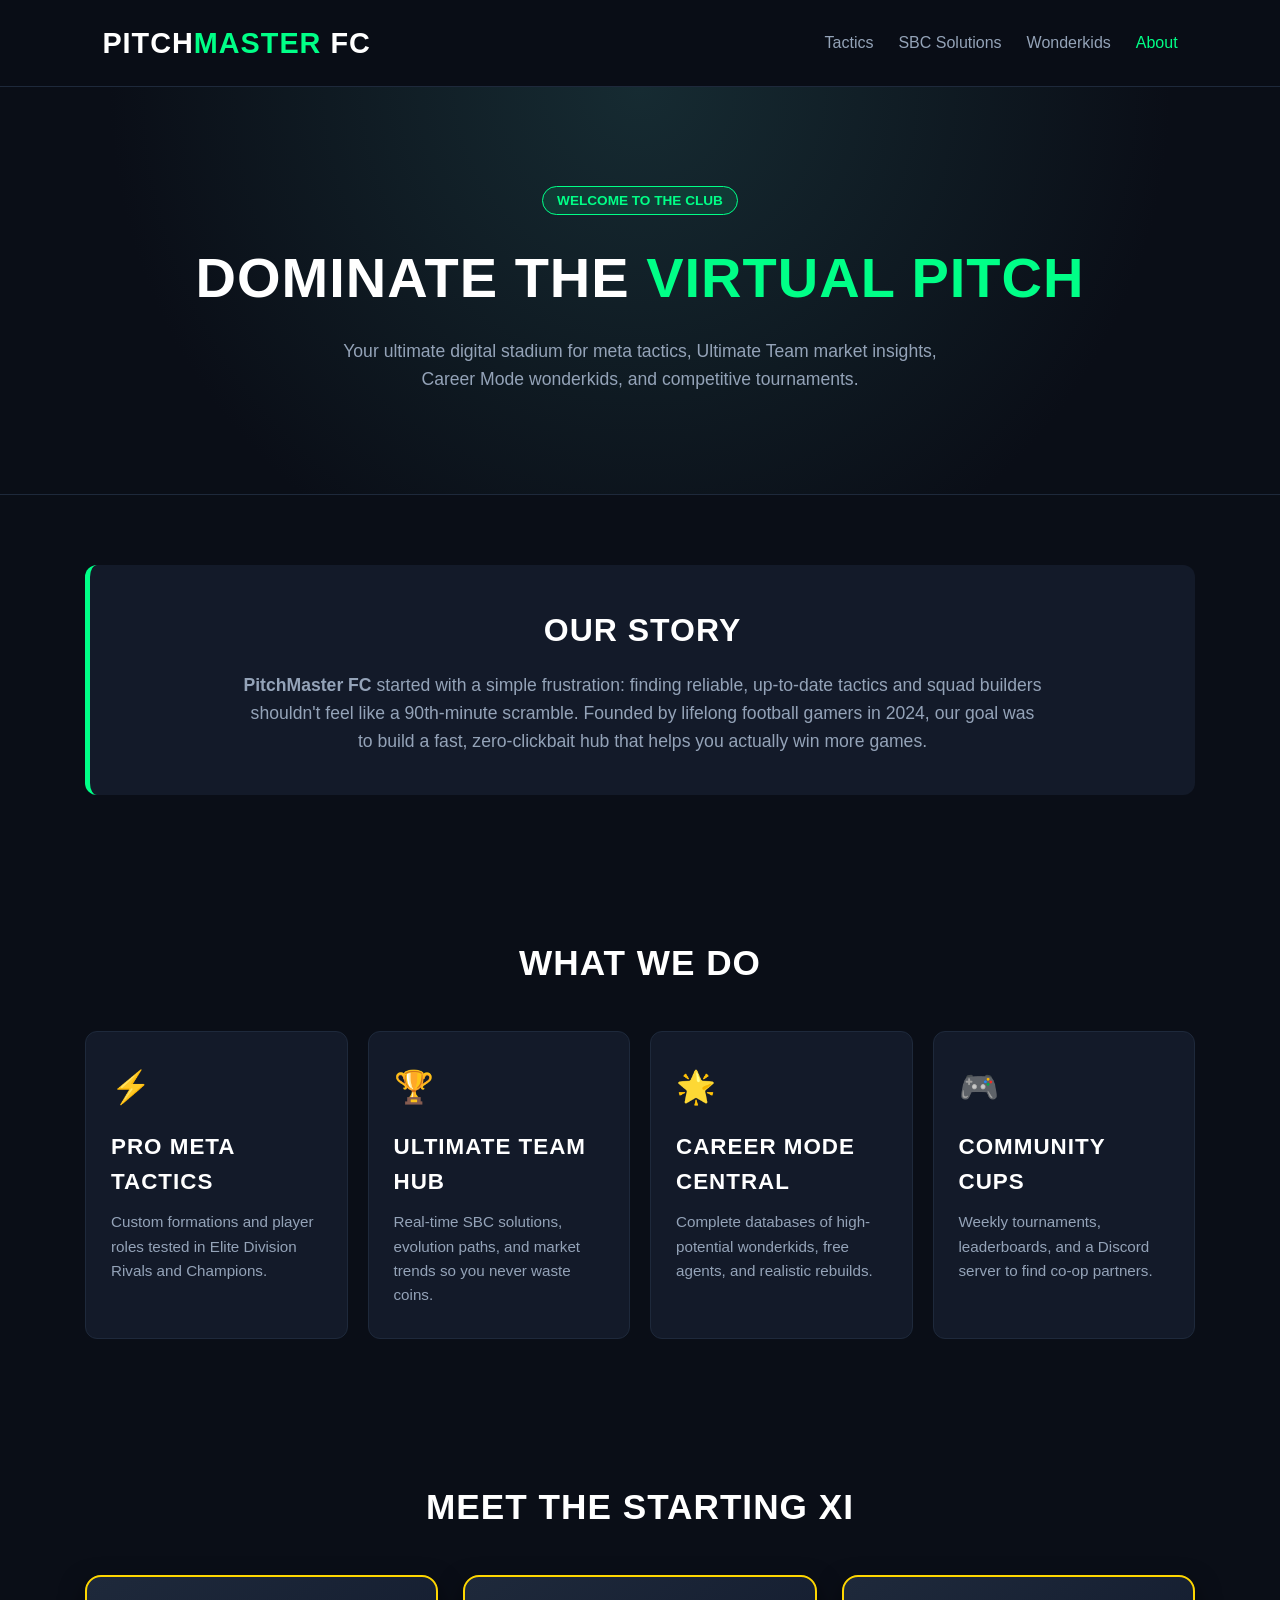
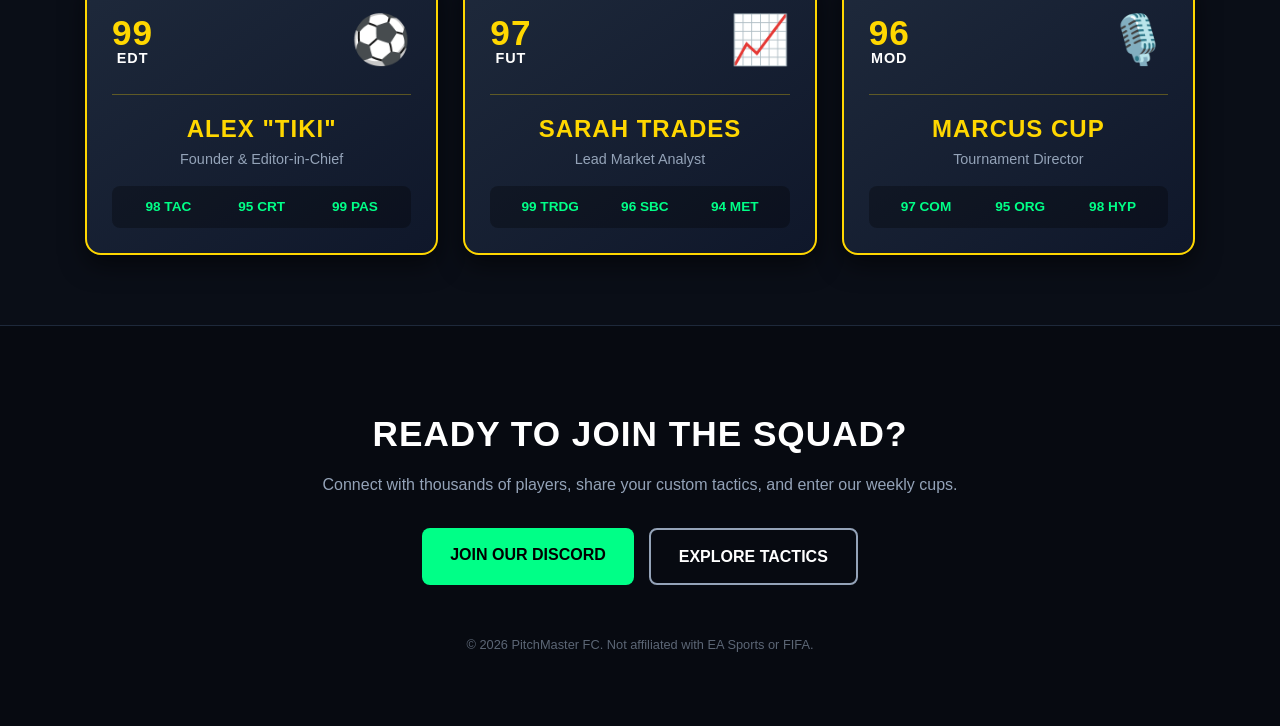
<file: about.html>
<!DOCTYPE html>
<html lang="en">
<head>
    <meta charset="UTF-8">
    <meta name="viewport" content="width=device-width, initial-scale=1.0">
    <title>About Us | PitchMaster FC</title>
    <!-- Google Fonts for a sporty, modern esports look -->
    <link rel="stylesheet" href="about.css"
    
</head>
<body>

    <!-- Navigation Bar -->
    <header class="navbar">
        <div class="logo">PITCH<span>MASTER</span> FC</div>
        <nav>
            <ul class="nav-links">
                <li><a href="#">Tactics</a></li>
                <li><a href="#">SBC Solutions</a></li>
                <li><a href="#">Wonderkids</a></li>
                <li><a href="#" class="active">About</a></li>
            </ul>
        </nav>
    </header>

    <!-- Hero Section -->
    <section class="hero">
        <div class="hero-content">
            <span class="badge">WELCOME TO THE CLUB</span>
            <h1>DOMINATE THE <span class="highlight">VIRTUAL PITCH</span></h1>
            <p>Your ultimate digital stadium for meta tactics, Ultimate Team market insights, Career Mode wonderkids, and competitive tournaments.</p>
        </div>
    </section>

    <!-- Our Story Section -->
    <section class="container section">
        <div class="story-box">
            <h2>OUR STORY</h2>
            <p><strong>PitchMaster FC</strong> started with a simple frustration: finding reliable, up-to-date tactics and squad builders shouldn't feel like a 90th-minute scramble. Founded by lifelong football gamers in 2024, our goal was to build a fast, zero-clickbait hub that helps you actually win more games.</p>
        </div>
    </section>

    <!-- What We Do (Features Grid) -->
    <section class="container section">
        <h2 class="section-title">WHAT WE DO</h2>
        <div class="grid-4">
            <div class="card">
                <div class="card-icon">⚡</div>
                <h3>Pro Meta Tactics</h3>
                <p>Custom formations and player roles tested in Elite Division Rivals and Champions.</p>
            </div>
            <div class="card">
                <div class="card-icon">🏆</div>
                <h3>Ultimate Team Hub</h3>
                <p>Real-time SBC solutions, evolution paths, and market trends so you never waste coins.</p>
            </div>
            <div class="card">
                <div class="card-icon">🌟</div>
                <h3>Career Mode Central</h3>
                <p>Complete databases of high-potential wonderkids, free agents, and realistic rebuilds.</p>
            </div>
            <div class="card">
                <div class="card-icon">🎮</div>
                <h3>Community Cups</h3>
                <p>Weekly tournaments, leaderboards, and a Discord server to find co-op partners.</p>
            </div>
        </div>
    </section>

    <!-- Meet the Starting XI (FUT-Style Player Cards) -->
    <section class="container section">
        <h2 class="section-title">MEET THE STARTING XI</h2>
        <div class="grid-3">
            <!-- Staff Card 1 -->
            <div class="fut-card">
                <div class="fut-top">
                    <div class="rating">99<span>EDT</span></div>
                    <div class="avatar">⚽</div>
                </div>
                <div class="fut-info">
                    <h3>ALEX "TIKI"</h3>
                    <p class="role">Founder & Editor-in-Chief</p>
                    <div class="stats">
                        <span>98 TAC</span>
                        <span>95 CRT</span>
                        <span>99 PAS</span>
                    </div>
                </div>
            </div>

            <!-- Staff Card 2 -->
            <div class="fut-card">
                <div class="fut-top">
                    <div class="rating">97<span>FUT</span></div>
                    <div class="avatar">📈</div>
                </div>
                <div class="fut-info">
                    <h3>SARAH TRADES</h3>
                    <p class="role">Lead Market Analyst</p>
                    <div class="stats">
                        <span>99 TRDG</span>
                        <span>96 SBC</span>
                        <span>94 MET</span>
                    </div>
                </div>
            </div>

            <!-- Staff Card 3 -->
            <div class="fut-card">
                <div class="fut-top">
                    <div class="rating">96<span>MOD</span></div>
                    <div class="avatar">🎙️</div>
                </div>
                <div class="fut-info">
                    <h3>MARCUS CUP</h3>
                    <p class="role">Tournament Director</p>
                    <div class="stats">
                        <span>97 COM</span>
                        <span>95 ORG</span>
                        <span>98 HYP</span>
                    </div>
                </div>
            </div>
        </div>
    </section>

    <!-- Call to Action Footer -->
    <footer class="cta-footer">
        <h2>READY TO JOIN THE SQUAD?</h2>
        <p>Connect with thousands of players, share your custom tactics, and enter our weekly cups.</p>
        <div class="btn-group">
            <a href="#" class="btn btn-primary">Join Our Discord</a>
            <a href="#" class="btn btn-secondary">Explore Tactics</a>
        </div>
        <p class="copyright">&copy; 2026 PitchMaster FC. Not affiliated with EA Sports or FIFA.</p>
    </footer>

</body>
</html>
</file>
<file: about.css>
/* Color Variables & Global Reset */
:root {
    --bg-dark: #0a0e17;
    --bg-card: #131a29;
    --neon-green: #00ff87;
    --gold-accent: #ffd700;
    --text-main: #ffffff;
    --text-muted: #94a3b8;
    --border-color: #1e293b;
}

* {
    margin: 0;
    padding: 0;
    box-sizing: border-box;
}

body {
    background-color: var(--bg-dark);
    color: var(--text-main);
    font-family: 'Inter', sans-serif;
    line-height: 1.6;
}

h1, h2, h3, .logo, .rating {
    font-family: 'Oswald', sans-serif;
    text-transform: uppercase;
    letter-spacing: 1px;
}

/* Navbar */
.navbar {
    display: flex;
    justify-content: space-between;
    align-items: center;
    padding: 20px 8%;
    background: rgba(10, 14, 23, 0.95);
    border-bottom: 1px solid var(--border-color);
    position: sticky;
    top: 0;
    z-index: 100;
}

.logo {
    font-size: 1.8rem;
    font-weight: 700;
}

.logo span {
    color: var(--neon-green);
}

.nav-links {
    list-style: none;
    display: flex;
    gap: 25px;
}

.nav-links a {
    color: var(--text-muted);
    text-decoration: none;
    font-weight: 500;
    transition: color 0.3s;
}

.nav-links a:hover, .nav-links a.active {
    color: var(--neon-green);
}

/* Hero Section */
.hero {
    text-align: center;
    padding: 100px 20px;
    background: radial-gradient(circle at top, #162b32 0%, var(--bg-dark) 70%);
    border-bottom: 1px solid var(--border-color);
}

.badge {
    background: rgba(0, 255, 135, 0.1);
    color: var(--neon-green);
    padding: 6px 14px;
    border-radius: 20px;
    font-size: 0.85rem;
    font-weight: 700;
    border: 1px solid var(--neon-green);
}

.hero h1 {
    font-size: 3.5rem;
    margin: 20px 0 15px;
}

.highlight {
    color: var(--neon-green);
}

.hero p {
    max-width: 650px;
    margin: 0 auto;
    color: var(--text-muted);
    font-size: 1.1rem;
}

/* Layout Containers */
.container {
    max-width: 1150px;
    margin: 0 auto;
    padding: 0 20px;
}

.section {
    padding: 70px 20px;
}

.section-title {
    text-align: center;
    font-size: 2.2rem;
    margin-bottom: 40px;
}

/* Story Box */
.story-box {
    background: var(--bg-card);
    padding: 40px;
    border-radius: 12px;
    border-left: 5px solid var(--neon-green);
    text-align: center;
}

.story-box h2 {
    font-size: 2rem;
    margin-bottom: 15px;
}

.story-box p {
    color: var(--text-muted);
    font-size: 1.1rem;
    max-width: 800px;
    margin: 0 auto;
}

/* Feature Cards Grid */
.grid-4 {
    display: grid;
    grid-template-columns: repeat(auto-fit, minmax(240px, 1fr));
    gap: 20px;
}

.card {
    background: var(--bg-card);
    padding: 30px 25px;
    border-radius: 12px;
    border: 1px solid var(--border-color);
    transition: transform 0.3s, border-color 0.3s;
}

.card:hover {
    transform: translateY(-6px);
    border-color: var(--neon-green);
}

.card-icon {
    font-size: 2rem;
    margin-bottom: 15px;
}

.card h3 {
    font-size: 1.4rem;
    margin-bottom: 10px;
}

.card p {
    color: var(--text-muted);
    font-size: 0.95rem;
}

/* FUT-Inspired Staff Cards */
.grid-3 {
    display: grid;
    grid-template-columns: repeat(auto-fit, minmax(260px, 1fr));
    gap: 25px;
}

.fut-card {
    background: linear-gradient(145deg, #1e293b 0%, #0f172a 100%);
    border: 2px solid var(--gold-accent);
    border-radius: 16px;
    padding: 25px;
    text-align: center;
    box-shadow: 0 10px 25px rgba(0, 0, 0, 0.5);
    transition: transform 0.3s;
}

.fut-card:hover {
    transform: scale(1.03);
}

.fut-top {
    display: flex;
    justify-content: space-between;
    align-items: center;
    border-bottom: 1px solid rgba(255, 215, 0, 0.3);
    padding-bottom: 15px;
    margin-bottom: 15px;
}

.rating {
    font-size: 2.2rem;
    font-weight: 700;
    color: var(--gold-accent);
    line-height: 1;
}

.rating span {
    display: block;
    font-size: 0.9rem;
    color: var(--text-main);
}

.avatar {
    font-size: 3rem;
}

.fut-info h3 {
    font-size: 1.5rem;
    color: var(--gold-accent);
}

.role {
    color: var(--text-muted);
    font-size: 0.9rem;
    margin-bottom: 15px;
}

.stats {
    display: flex;
    justify-content: space-around;
    background: rgba(0, 0, 0, 0.3);
    padding: 10px;
    border-radius: 8px;
    font-weight: 700;
    font-size: 0.85rem;
    color: var(--neon-green);
}

/* Footer & Buttons */
.cta-footer {
    text-align: center;
    padding: 80px 20px 40px;
    background: #070a11;
    border-top: 1px solid var(--border-color);
}

.cta-footer h2 {
    font-size: 2.2rem;
    margin-bottom: 10px;
}

.cta-footer p {
    color: var(--text-muted);
    margin-bottom: 30px;
}

.btn-group {
    display: flex;
    justify-content: center;
    gap: 15px;
    flex-wrap: wrap;
    margin-bottom: 50px;
}

.btn {
    padding: 14px 28px;
    border-radius: 8px;
    font-weight: 700;
    text-decoration: none;
    text-transform: uppercase;
    transition: opacity 0.3s;
}

.btn:hover {
    opacity: 0.85;
}

.btn-primary {
    background: var(--neon-green);
    color: #000;
}

.btn-secondary {
    background: transparent;
    color: var(--text-main);
    border: 2px solid var(--text-muted);
}

.copyright {
    font-size: 0.8rem;
    opacity: 0.6;
}

/* Mobile Responsiveness */
@media (max-width: 768px) {
    .hero h1 { font-size: 2.5rem; }
    .nav-links { display: none; }
}
</file>
